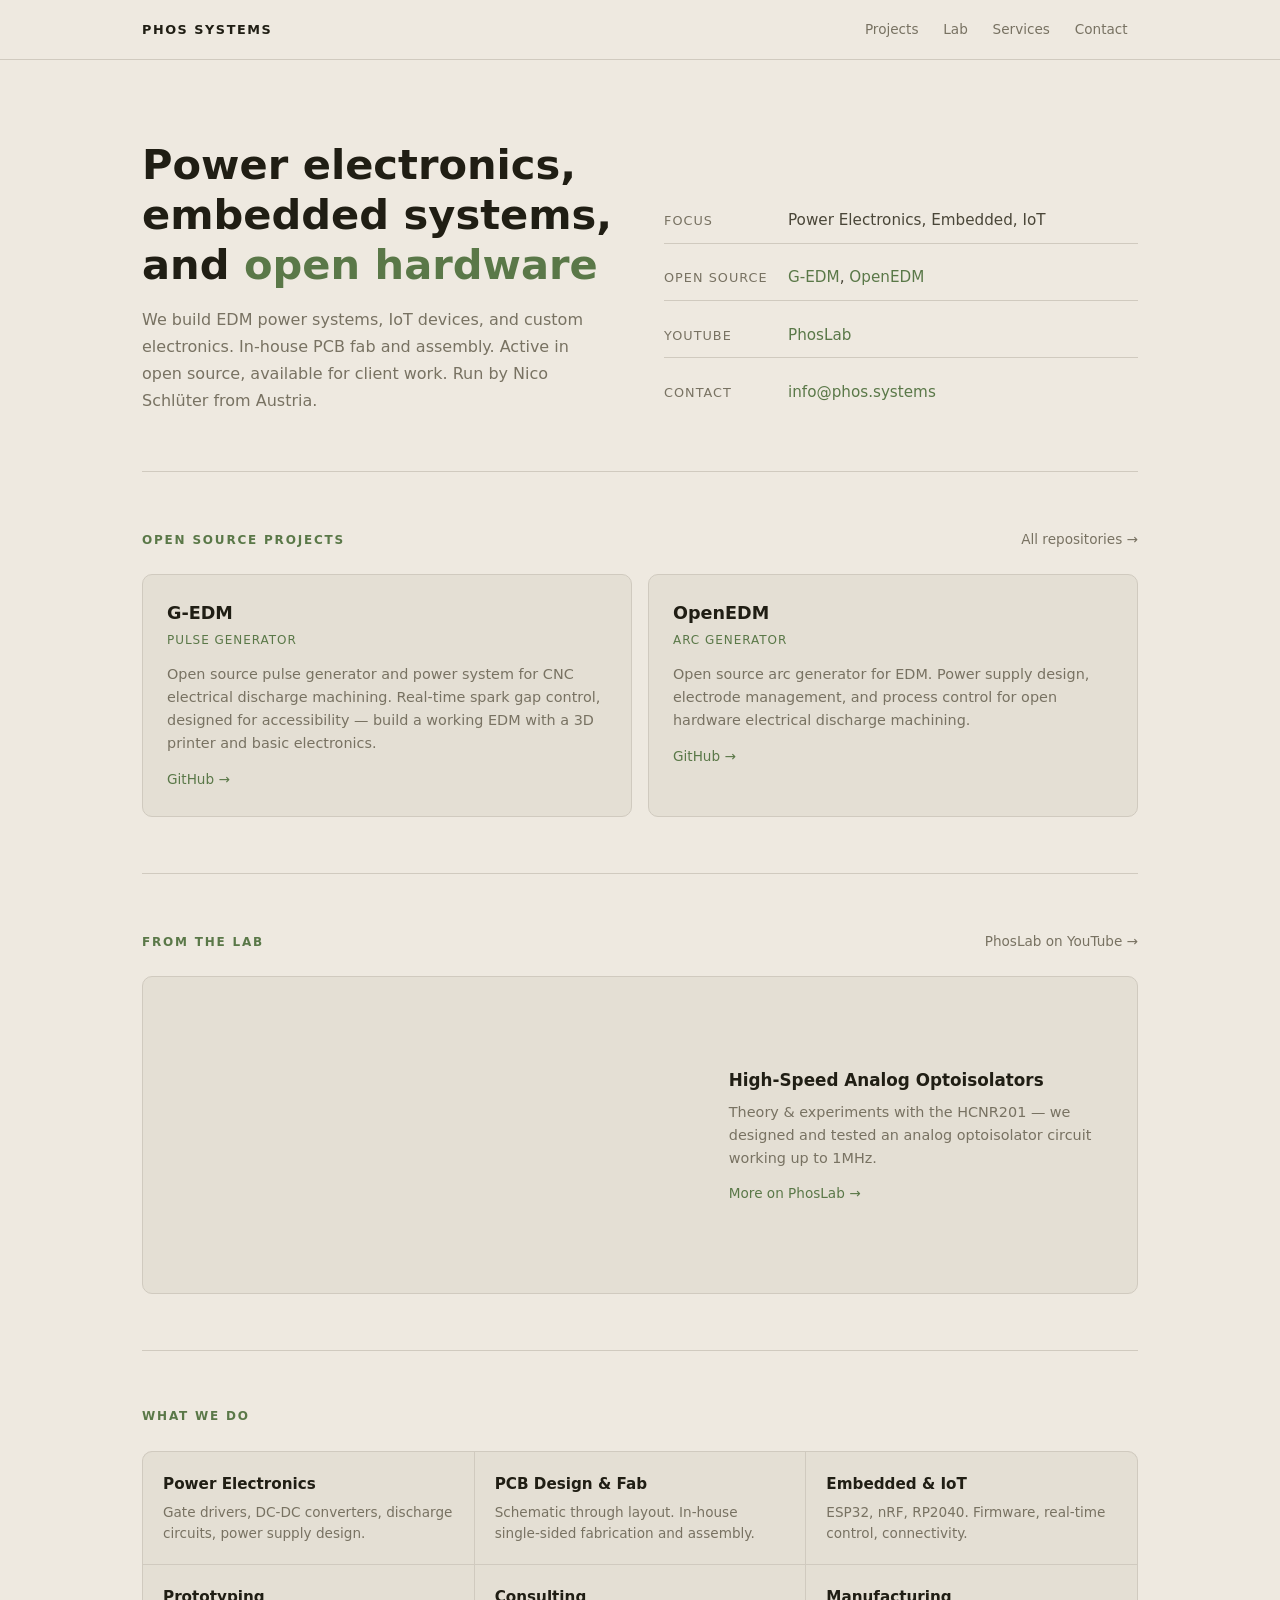
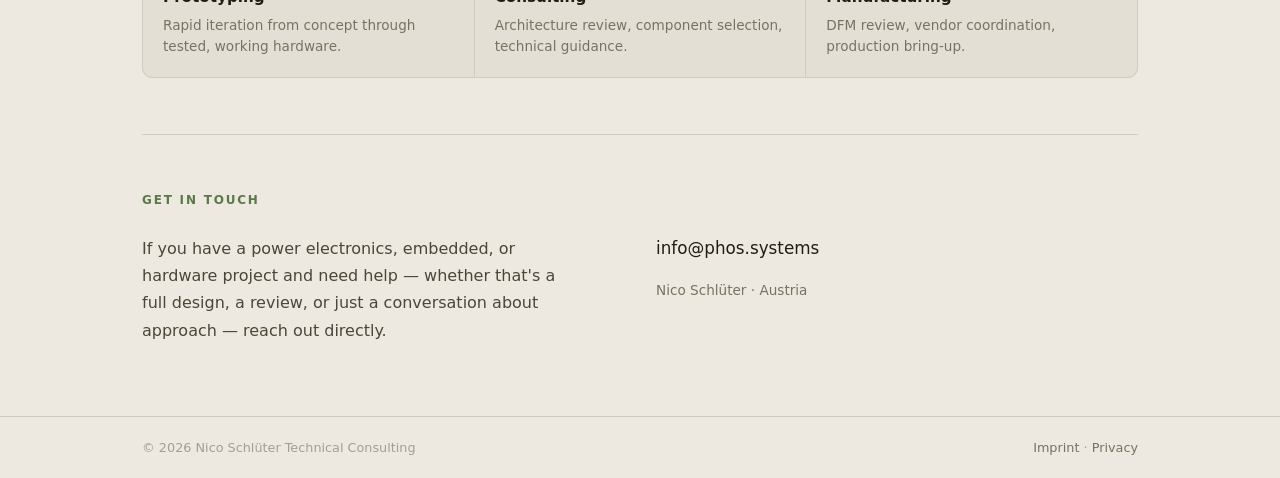
<file: index.html>
<!doctype html>
<html lang="en">
<head>
  <meta charset="utf-8">
  <meta name="viewport" content="width=device-width, initial-scale=1">
  <title>Phos Systems — Power Electronics, Embedded Systems, Open Hardware</title>
  <meta name="description" content="Power electronics, embedded systems, and open hardware. EDM pulse generators, IoT devices, custom electronics. In-house PCB fabrication and assembly. Based in Austria.">
  <link rel="icon" href="assets/favicon.svg" type="image/svg+xml">
  <style>
    * { margin: 0; padding: 0; box-sizing: border-box; }
    ::selection { background: #b4c8ae; color: #1e2418; }

    :root {
      --bg: #eee9e0;
      --surface: #e4dfd4;
      --border: #d0cabf;
      --text: #4a4638;
      --text-dim: #787262;
      --text-bright: #201e14;
      --green: #5a7848;
      --green-dim: #6e9660;
    }

    body {
      background: var(--bg);
      color: var(--text);
      font-family: -apple-system, 'Segoe UI', system-ui, Helvetica, Arial, sans-serif;
      font-size: 15px;
      line-height: 1.65;
      -webkit-font-smoothing: antialiased;
    }

    a { color: var(--green); text-decoration: none; }
    a:hover { text-decoration: underline; }

    /* Top bar */
    .topbar {
      position: sticky;
      top: 0;
      z-index: 10;
      background: rgba(238, 233, 224, 0.90);
      backdrop-filter: blur(10px);
      border-bottom: 1px solid var(--border);
      padding: 0.8rem 0;
    }
    .topbar-inner {
      max-width: 1060px;
      margin: 0 auto;
      padding: 0 2rem;
      display: flex;
      align-items: center;
      justify-content: space-between;
    }
    .topbar-brand {
      font-size: 0.8rem;
      font-weight: 700;
      letter-spacing: 0.12em;
      color: var(--text-bright);
      text-decoration: none;
    }
    .topbar-brand:hover { text-decoration: none; color: #201e14; }
    .topbar-nav { display: flex; gap: 0.25rem; }
    .topbar-nav a {
      color: var(--text-dim);
      font-size: 0.85rem;
      padding: 0.35rem 0.65rem;
      border-radius: 6px;
      transition: background 0.15s, color 0.15s;
    }
    .topbar-nav a:hover { background: var(--surface); color: var(--text); text-decoration: none; }

    /* Layout */
    .page { max-width: 1060px; margin: 0 auto; padding: 0 2rem; }

    /* Hero */
    .hero {
      padding: 5rem 0 3.5rem;
      display: grid;
      grid-template-columns: 1fr 1fr;
      gap: 3rem;
      align-items: end;
    }
    .hero-main h1 {
      font-size: clamp(1.8rem, 4vw, 2.6rem);
      line-height: 1.2;
      color: var(--text-bright);
      font-weight: 600;
      margin-bottom: 1rem;
    }
    .hero-main h1 span { color: var(--green); }
    .hero-main p {
      color: var(--text-dim);
      font-size: 1rem;
      max-width: 45ch;
      line-height: 1.7;
    }
    .hero-side {
      display: flex;
      flex-direction: column;
      gap: 0.75rem;
    }
    .hero-stat {
      display: flex;
      align-items: baseline;
      gap: 0.75rem;
      padding: 0.6rem 0;
      border-bottom: 1px solid var(--border);
    }
    .hero-stat:last-child { border-bottom: none; }
    .stat-label { color: var(--text-dim); font-size: 0.8rem; text-transform: uppercase; letter-spacing: 0.08em; min-width: 7rem; }
    .stat-value { color: var(--text); font-size: 0.95rem; }
    .stat-value a { color: var(--green); }

    /* Divider */
    .divider {
      border: 0;
      border-top: 1px solid var(--border);
      margin: 0;
    }

    /* Section */
    .section {
      padding: 3.5rem 0;
    }
    .section-head {
      display: flex;
      justify-content: space-between;
      align-items: baseline;
      margin-bottom: 1.5rem;
    }
    .section-title {
      font-size: 0.75rem;
      font-weight: 600;
      text-transform: uppercase;
      letter-spacing: 0.15em;
      color: var(--green);
    }
    .section-link {
      font-size: 0.85rem;
      color: var(--text-dim);
    }

    /* Project cards */
    .project-grid {
      display: grid;
      grid-template-columns: 1fr 1fr;
      gap: 1rem;
    }
    .project-card {
      background: var(--surface);
      border: 1px solid var(--border);
      border-radius: 10px;
      padding: 1.5rem;
      transition: border-color 0.2s;
    }
    .project-card:hover { border-color: var(--green-dim); }
    .project-card h3 {
      color: var(--text-bright);
      font-size: 1.1rem;
      font-weight: 600;
      margin-bottom: 0.15rem;
    }
    .project-card .tag {
      font-size: 0.75rem;
      color: var(--green);
      text-transform: uppercase;
      letter-spacing: 0.08em;
      margin-bottom: 0.75rem;
      display: block;
    }
    .project-card p {
      color: var(--text-dim);
      font-size: 0.9rem;
      margin-bottom: 0.75rem;
      line-height: 1.6;
    }
    .project-card .card-link {
      font-size: 0.85rem;
      color: var(--green);
    }

    /* Services */
    .service-grid {
      display: grid;
      grid-template-columns: repeat(3, 1fr);
      gap: 1px;
      background: var(--border);
      border: 1px solid var(--border);
      border-radius: 10px;
      overflow: hidden;
    }
    .service-cell {
      background: var(--surface);
      padding: 1.25rem;
    }
    .service-cell h3 {
      color: var(--text-bright);
      font-size: 0.95rem;
      font-weight: 600;
      margin-bottom: 0.3rem;
    }
    .service-cell p {
      color: var(--text-dim);
      font-size: 0.85rem;
      line-height: 1.55;
    }

    /* Contact */
    .contact-row {
      display: grid;
      grid-template-columns: 1fr 1fr;
      gap: 2rem;
    }
    .contact-text {
      color: var(--text);
      font-size: 1rem;
      line-height: 1.7;
      max-width: 42ch;
    }
    .contact-info {
      display: flex;
      flex-direction: column;
      gap: 0.5rem;
    }
    .contact-info a {
      color: var(--text-bright);
      font-size: 1.05rem;
    }
    .contact-meta {
      color: var(--text-dim);
      font-size: 0.85rem;
      margin-top: 0.5rem;
    }

    /* Footer */
    footer {
      border-top: 1px solid var(--border);
      padding: 1.25rem 0;
      margin-top: 1rem;
    }
    footer .page {
      display: flex;
      justify-content: space-between;
      font-size: 0.8rem;
      color: #a49e90;
    }
    footer a { color: var(--text-dim); }

    /* Video showcase */
    .video-showcase {
      display: grid;
      grid-template-columns: 1.3fr 1fr;
      gap: 0;
      margin-top: 1rem;
      background: var(--surface);
      border: 1px solid var(--border);
      border-radius: 10px;
      overflow: hidden;
    }
    .video-wrap {
      position: relative;
      padding-bottom: 56.25%;
      height: 0;
    }
    .video-wrap iframe {
      position: absolute;
      top: 0;
      left: 0;
      width: 100%;
      height: 100%;
      border: 0;
    }
    .video-info {
      padding: 1.5rem;
      display: flex;
      flex-direction: column;
      justify-content: center;
    }
    .video-info h3 {
      color: var(--text-bright);
      font-size: 1.05rem;
      margin-bottom: 0.4rem;
    }
    .video-info p {
      color: var(--text-dim);
      font-size: 0.9rem;
      line-height: 1.6;
      margin-bottom: 0.75rem;
    }
    .video-info a {
      font-size: 0.85rem;
    }

    /* Responsive */
    @media (max-width: 768px) {
      .page { padding: 0 1.25rem; }
      .topbar-inner { padding: 0 1.25rem; }
      .hero { grid-template-columns: 1fr; gap: 2rem; padding: 3rem 0 2.5rem; }
      .project-grid { grid-template-columns: 1fr; }
      .service-grid { grid-template-columns: 1fr; }
      .contact-row { grid-template-columns: 1fr; }
      .video-showcase { grid-template-columns: 1fr; }
      .video-info { padding: 1.25rem; }
      footer .page { flex-direction: column; gap: 0.5rem; }
    }
  </style>
</head>
<body>

  <div class="topbar">
    <div class="topbar-inner">
      <a href="#" class="topbar-brand">PHOS SYSTEMS</a>
      <nav class="topbar-nav">
        <a href="#projects">Projects</a>
        <a href="#lab">Lab</a>
        <a href="#services">Services</a>
        <a href="#contact">Contact</a>
      </nav>
    </div>
  </div>

  <div class="page">

    <div class="hero">
      <div class="hero-main">
        <h1>Power electronics, embedded systems, and <span>open hardware</span></h1>
        <p>We build EDM power systems, IoT devices, and custom electronics. In-house PCB fab and assembly. Active in open source, available for client work. Run by Nico Schlüter from Austria.</p>
      </div>
      <div class="hero-side">
        <div class="hero-stat">
          <span class="stat-label">Focus</span>
          <span class="stat-value">Power Electronics, Embedded, IoT</span>
        </div>
        <div class="hero-stat">
          <span class="stat-label">Open source</span>
          <span class="stat-value"><a href="https://github.com/G-EDM/G-EDM">G-EDM</a>, <a href="https://github.com/OpenEDM/OpenEDM-arc-generator">OpenEDM</a></span>
        </div>
        <div class="hero-stat">
          <span class="stat-label">YouTube</span>
          <span class="stat-value"><a href="https://www.youtube.com/channel/UCUCHB-R_qvlbkAyzX2WtRcQ">PhosLab</a></span>
        </div>
        <div class="hero-stat">
          <span class="stat-label">Contact</span>
          <span class="stat-value"><a href="mailto:info@phos.systems">info@phos.systems</a></span>
        </div>
      </div>
    </div>

    <hr class="divider">

    <div class="section" id="projects">
      <div class="section-head">
        <span class="section-title">Open Source Projects</span>
        <a class="section-link" href="https://github.com/G-EDM/G-EDM">All repositories →</a>
      </div>

      <div class="project-grid">
        <div class="project-card">
          <h3>G-EDM</h3>
          <span class="tag">Pulse Generator</span>
          <p>Open source pulse generator and power system for CNC electrical discharge machining. Real-time spark gap control, designed for accessibility — build a working EDM with a 3D printer and basic electronics.</p>
          <a class="card-link" href="https://github.com/G-EDM/G-EDM">GitHub →</a>
        </div>
        <div class="project-card">
          <h3>OpenEDM</h3>
          <span class="tag">Arc Generator</span>
          <p>Open source arc generator for EDM. Power supply design, electrode management, and process control for open hardware electrical discharge machining.</p>
          <a class="card-link" href="https://github.com/OpenEDM/OpenEDM-arc-generator">GitHub →</a>
        </div>
      </div>
    </div>

    <hr class="divider">

    <div class="section" id="lab">
      <div class="section-head">
        <span class="section-title">From the Lab</span>
        <a class="section-link" href="https://www.youtube.com/channel/UCUCHB-R_qvlbkAyzX2WtRcQ">PhosLab on YouTube →</a>
      </div>

      <div class="video-showcase">
        <div class="video-wrap">
          <iframe src="https://www.youtube.com/embed/0tC-rYfaZB8?si=B41vyZ-tbHr3cw-f" title="High-Speed Analog Optoisolators | Theory & Experiments w/ HCNR201" frameborder="0" allow="accelerometer; autoplay; clipboard-write; encrypted-media; gyroscope; picture-in-picture; web-share" referrerpolicy="strict-origin-when-cross-origin" allowfullscreen></iframe>
        </div>
        <div class="video-info">
          <h3>High-Speed Analog Optoisolators</h3>
          <p>Theory &amp; experiments with the HCNR201 — we designed and tested an analog optoisolator circuit working up to 1MHz.</p>
          <a href="https://www.youtube.com/channel/UCUCHB-R_qvlbkAyzX2WtRcQ">More on PhosLab →</a>
        </div>
      </div>
    </div>

    <hr class="divider">

    <div class="section" id="services">
      <div class="section-head">
        <span class="section-title">What We Do</span>
      </div>

      <div class="service-grid">
        <div class="service-cell">
          <h3>Power Electronics</h3>
          <p>Gate drivers, DC-DC converters, discharge circuits, power supply design.</p>
        </div>
        <div class="service-cell">
          <h3>PCB Design &amp; Fab</h3>
          <p>Schematic through layout. In-house single-sided fabrication and assembly.</p>
        </div>
        <div class="service-cell">
          <h3>Embedded &amp; IoT</h3>
          <p>ESP32, nRF, RP2040. Firmware, real-time control, connectivity.</p>
        </div>
        <div class="service-cell">
          <h3>Prototyping</h3>
          <p>Rapid iteration from concept through tested, working hardware.</p>
        </div>
        <div class="service-cell">
          <h3>Consulting</h3>
          <p>Architecture review, component selection, technical guidance.</p>
        </div>
        <div class="service-cell">
          <h3>Manufacturing</h3>
          <p>DFM review, vendor coordination, production bring-up.</p>
        </div>
      </div>
    </div>

    <hr class="divider">

    <div class="section" id="contact">
      <div class="section-head">
        <span class="section-title">Get in Touch</span>
      </div>

      <div class="contact-row">
        <p class="contact-text">If you have a power electronics, embedded, or hardware project and need help — whether that's a full design, a review, or just a conversation about approach — reach out directly.</p>
        <div class="contact-info">
          <a href="mailto:info@phos.systems">info@phos.systems</a>
          <p class="contact-meta">Nico Schlüter · Austria</p>
        </div>
      </div>
    </div>

  </div>

  <footer>
    <div class="page">
      <span>&copy; 2026 Nico Schlüter Technical Consulting</span>
      <span><a href="imprint.html">Imprint</a> &middot; <a href="privacy.html">Privacy</a></span>
    </div>
  </footer>

</body>
</html>
</file>
